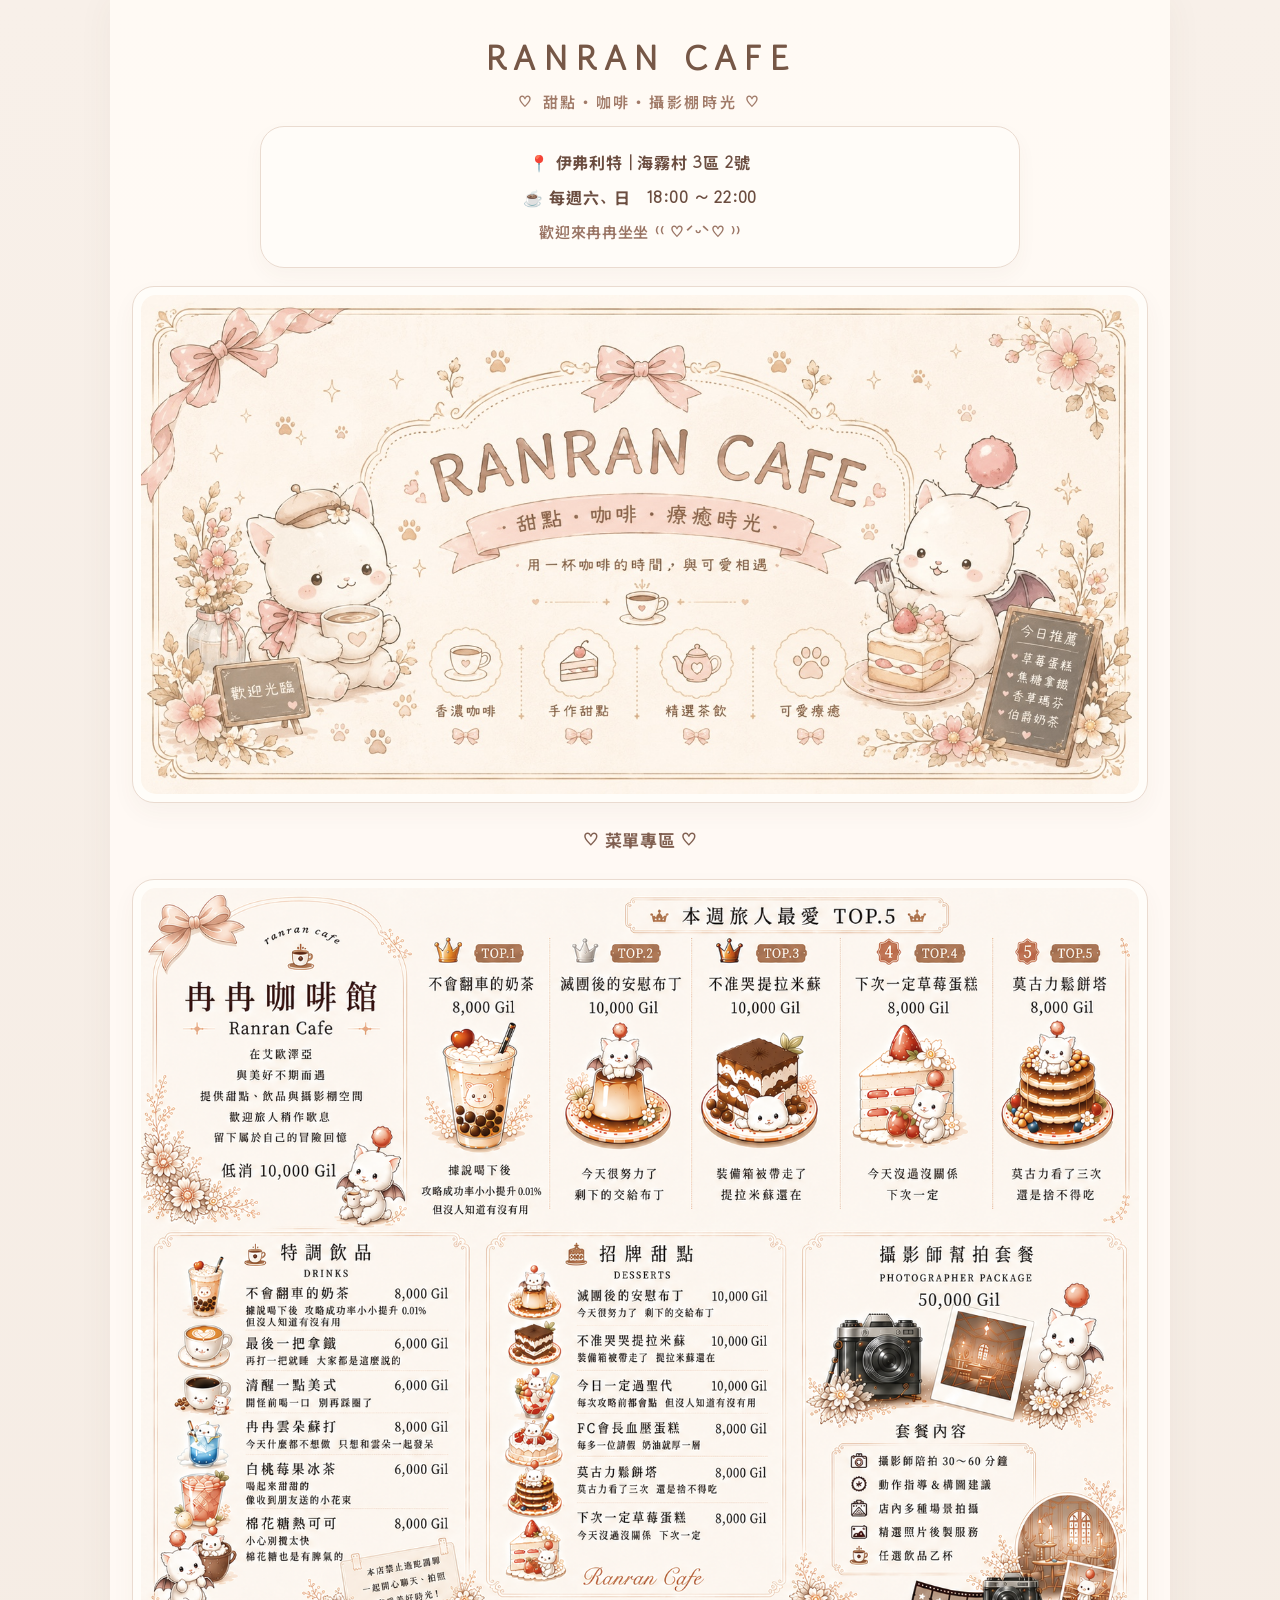
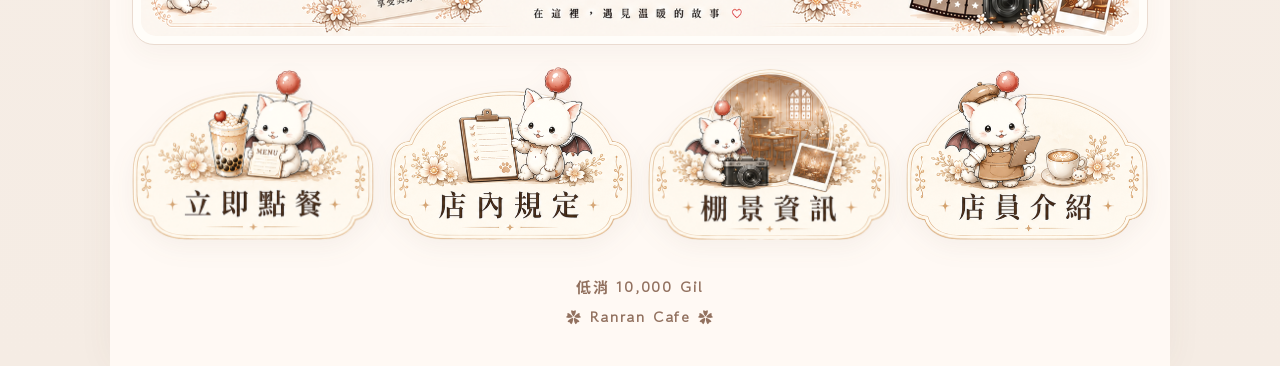
<file: index.html>
<!doctype html>
<html lang="zh-Hant">
<head>
  <meta charset="utf-8">
  <meta name="viewport" content="width=device-width, initial-scale=1">
  <title>Ranran Cafe</title>
  <link rel="stylesheet" href="style.css">
</head>
<body>
<main class="page">
  <header class="logo">
    <a href="index.html">
      <div class="en">  RANRAN CAFE  </div>
      <div class="sub">♡ 甜點・咖啡・攝影棚時光 ♡</div>
    </a>
  </header>

  <section class="info-box">
    <p>📍 伊弗利特｜海霧村 3區 2號</p>
    <p>☕ 每週六、日　18:00 ～ 22:00</p>
    <p class="tiny">歡迎來冉冉坐坐  ⁽⁽ ♡ˊᵕˋ♡ ⁾⁾</p>
  </section>

  <section class="image-card hero-card">
    <img src="assets/hero.jpeg" alt="Ranran Cafe 首頁橫幅">
  </section>

  <p class="lead">
  ♡ 菜單專區 ♡ <br>
  
  </p>

  <section class="image-card menu-preview">
    <img src="assets/menu.png" alt="冉冉咖啡菜單">
  </section>

  <nav class="nav-img" aria-label="頁面導覽">
    <a href="https://docs.google.com/forms/d/e/1FAIpQLScWL4hLlA0f35lBUWAnTzmXfjYrVIqGq6vhTsmwp71p964q5A/viewform" target="_blank" rel="noopener"><img src="assets/btn-order.png" alt="立即點餐"></a>
    <a href="rules.html"><img src="assets/btn-rules.png" alt="店內規定"></a>
    <a href="studio.html"><img src="assets/btn-studio.png" alt="棚景資訊"></a>
    <a href="staff.html"><img src="assets/btn-staff.png" alt="店員介紹"></a>
  </nav>

  <footer>低消 10,000 Gil<br>✿ Ranran Cafe ✿</footer>
</main>
</body>
</html>
</file>
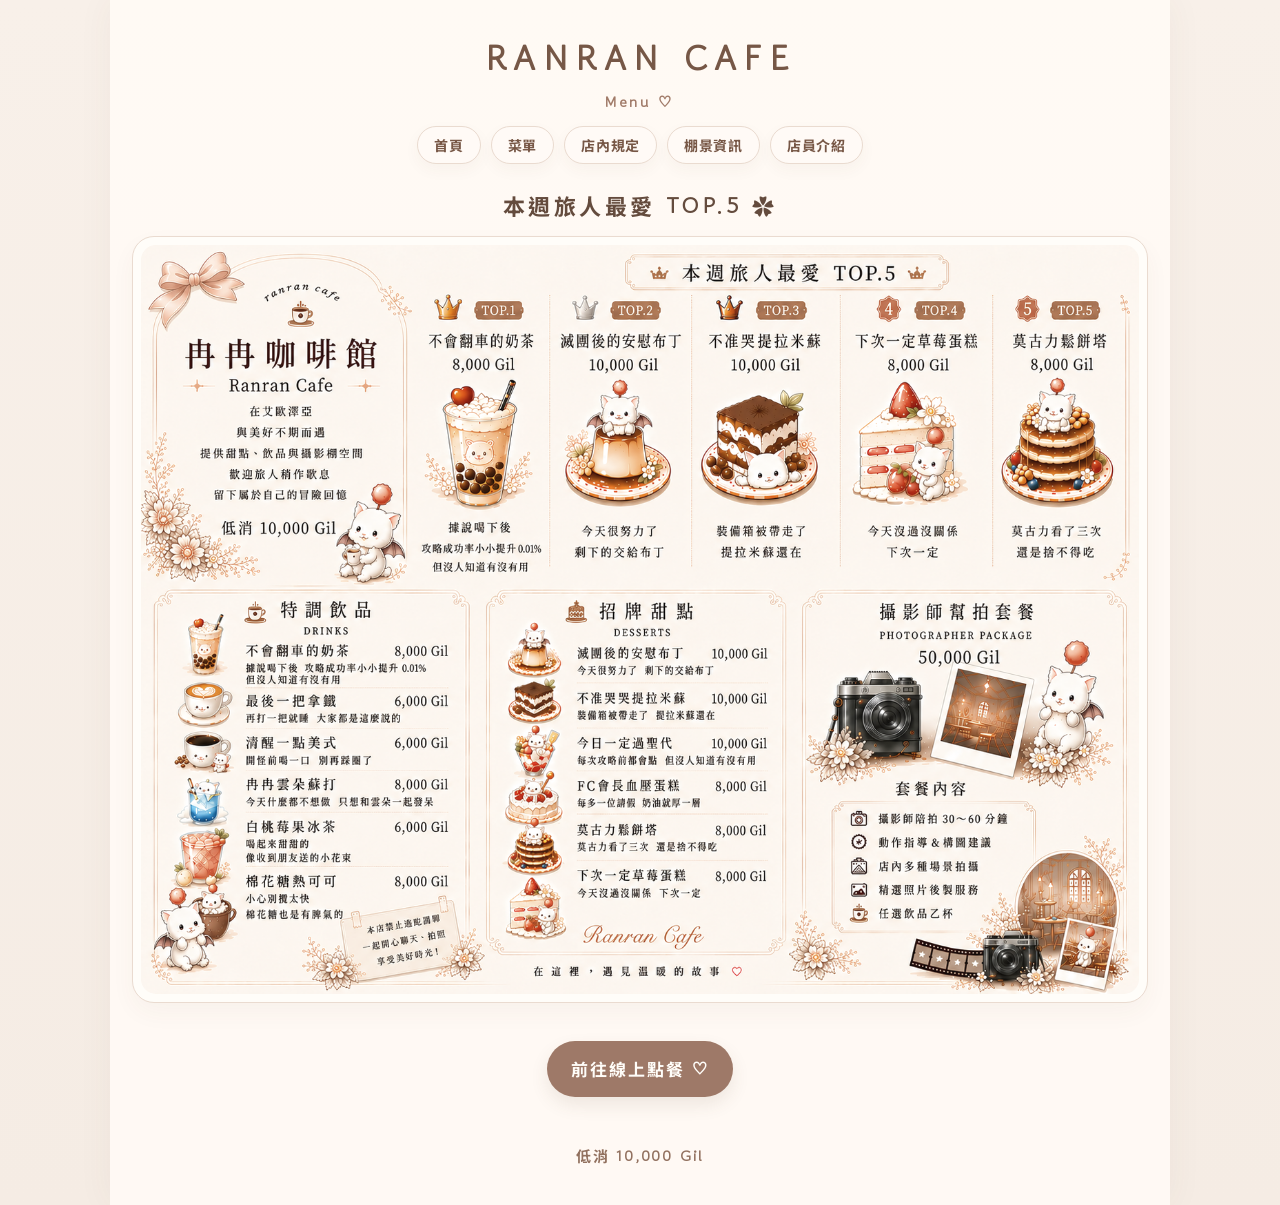
<file: menu.html>
<!doctype html>
<html lang="zh-Hant">
<head>
  <meta charset="utf-8">
  <meta name="viewport" content="width=device-width, initial-scale=1">
  <title>Menu｜Ranran Cafe</title>
  <link rel="stylesheet" href="style.css">
</head>
<body>
<main class="page">
  <header class="logo"><a href="index.html"><div class="en">RANRAN CAFE</div><div class="sub">Menu ♡</div></a></header>
  <nav class="topnav">
<a href="index.html">首頁</a>
<a href="menu.html">菜單</a>
<a href="rules.html">店內規定</a>
<a href="studio.html">棚景資訊</a>
<a href="staff.html">店員介紹</a>
</nav>
  <div class="section-title">本週旅人最愛 TOP.5 ✿</div>
  <section class="image-card"><img src="assets/menu.png" alt="冉冉咖啡菜單"></section>
  <p class="lead"><a class="action" href="https://docs.google.com/forms/d/e/1FAIpQLScWL4hLlA0f35lBUWAnTzmXfjYrVIqGq6vhTsmwp71p964q5A/viewform" target="_blank" rel="noopener">前往線上點餐 ♡</a></p>
  <footer>低消 10,000 Gil</footer>
</main>
</body>
</html>
</file>
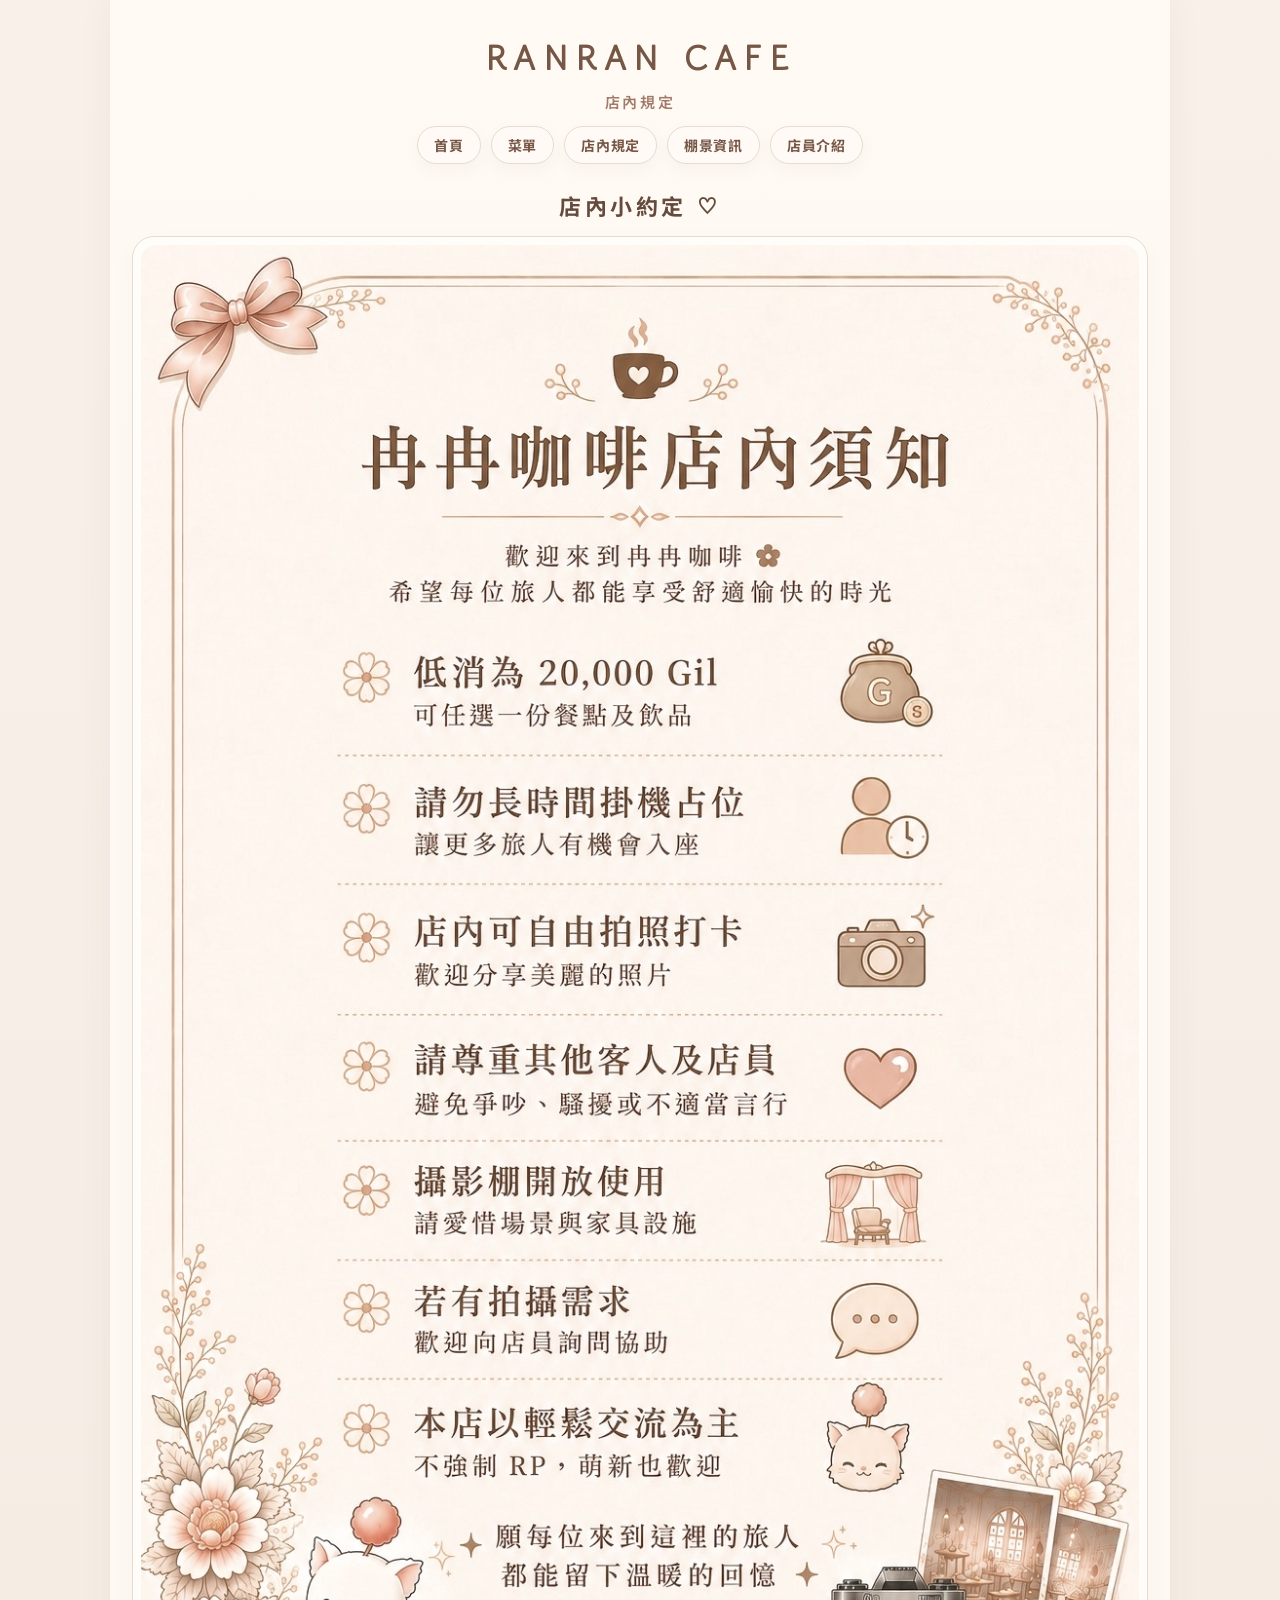
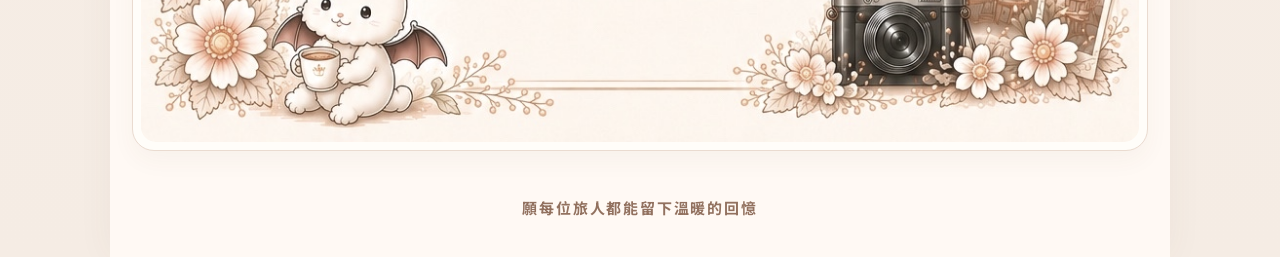
<file: rules.html>
<!doctype html>
<html lang="zh-Hant">
<head>
  <meta charset="utf-8">
  <meta name="viewport" content="width=device-width, initial-scale=1">
  <title>House Rules｜Ranran Cafe</title>
  <link rel="stylesheet" href="style.css">
</head>
<body>
<main class="page">
  <header class="logo">
<a href="index.html">
<div class="en">RANRAN CAFE</div>
<div class="sub">店內規定</div>
</a>
</header>

<nav class="topnav">
<a href="index.html">首頁</a>
<a href="menu.html">菜單</a>
<a href="rules.html">店內規定</a>
<a href="studio.html">棚景資訊</a>
<a href="staff.html">店員介紹</a>
</nav>

  <div class="section-title">店內小約定 ♡</div>
  <section class="image-card"><img src="assets/rules.jpeg" alt="冉冉咖啡店內須知"></section>
  <footer>願每位旅人都能留下溫暖的回憶</footer>
</main>
</body>
</html>
</file>
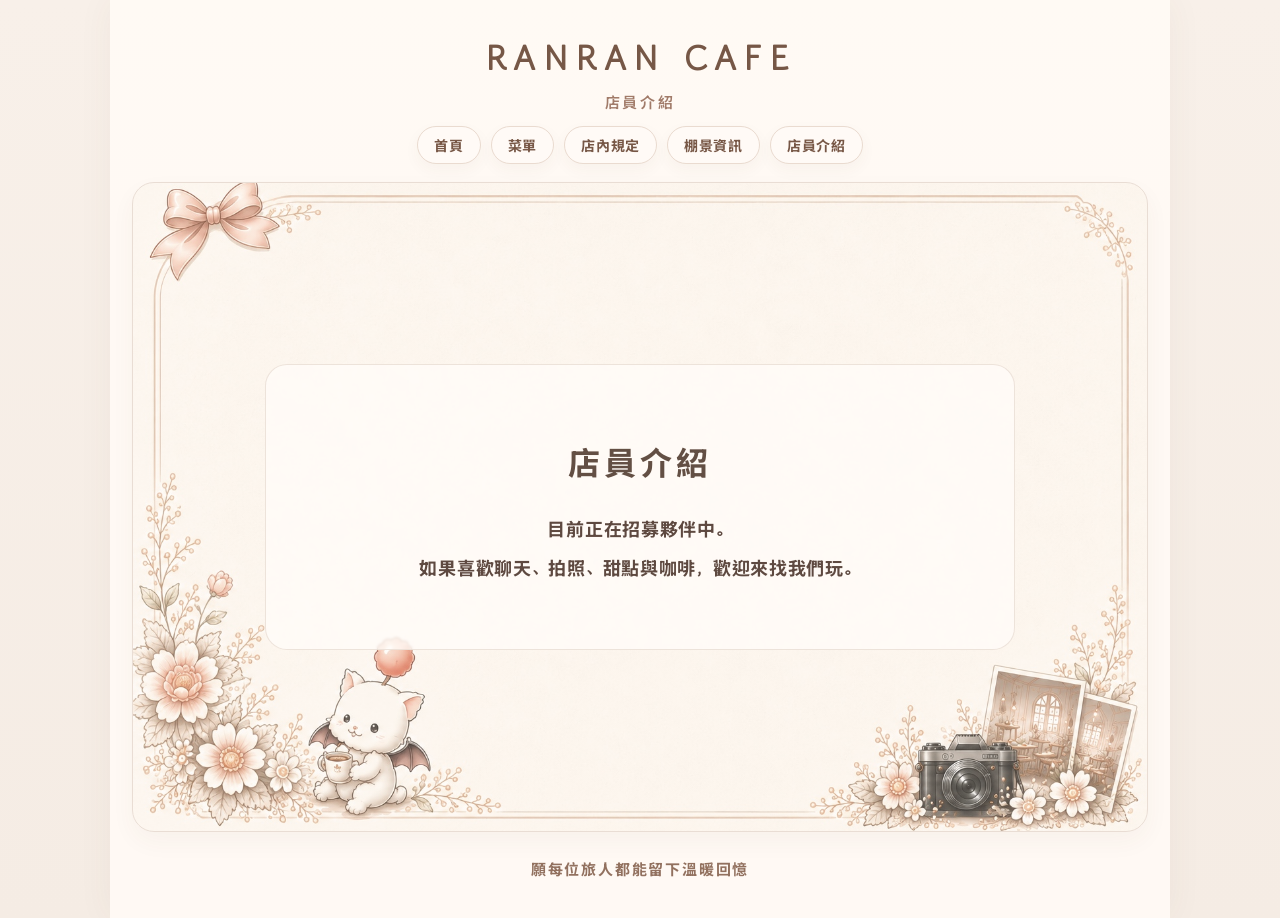
<file: staff.html>
<!doctype html>
<html lang="zh-Hant">
<head>
  <meta charset="utf-8">
  <meta name="viewport" content="width=device-width, initial-scale=1">
  <title>Staff｜Ranran Cafe</title>
  <link rel="stylesheet" href="style.css">
</head>
<body>
<main class="page">
 <header class="logo">
<a href="index.html">
<div class="en">RANRAN CAFE</div>
<div class="sub">店員介紹</div>
</a>
</header>

<nav class="topnav">
<a href="index.html">首頁</a>
<a href="menu.html">菜單</a>
<a href="rules.html">店內規定</a>
<a href="studio.html">棚景資訊</a>
<a href="staff.html">店員介紹</a>
</nav>

<section class="placeholder">
<div class="text">
<h1>店員介紹</h1>

<p>
目前正在招募夥伴中。<br>
如果喜歡聊天、拍照、甜點與咖啡，歡迎來找我們玩。
</p>

</div>
</section>
<footer>願每位旅人都能留下溫暖回憶</footer>
</main>
</body>
</html>
</file>
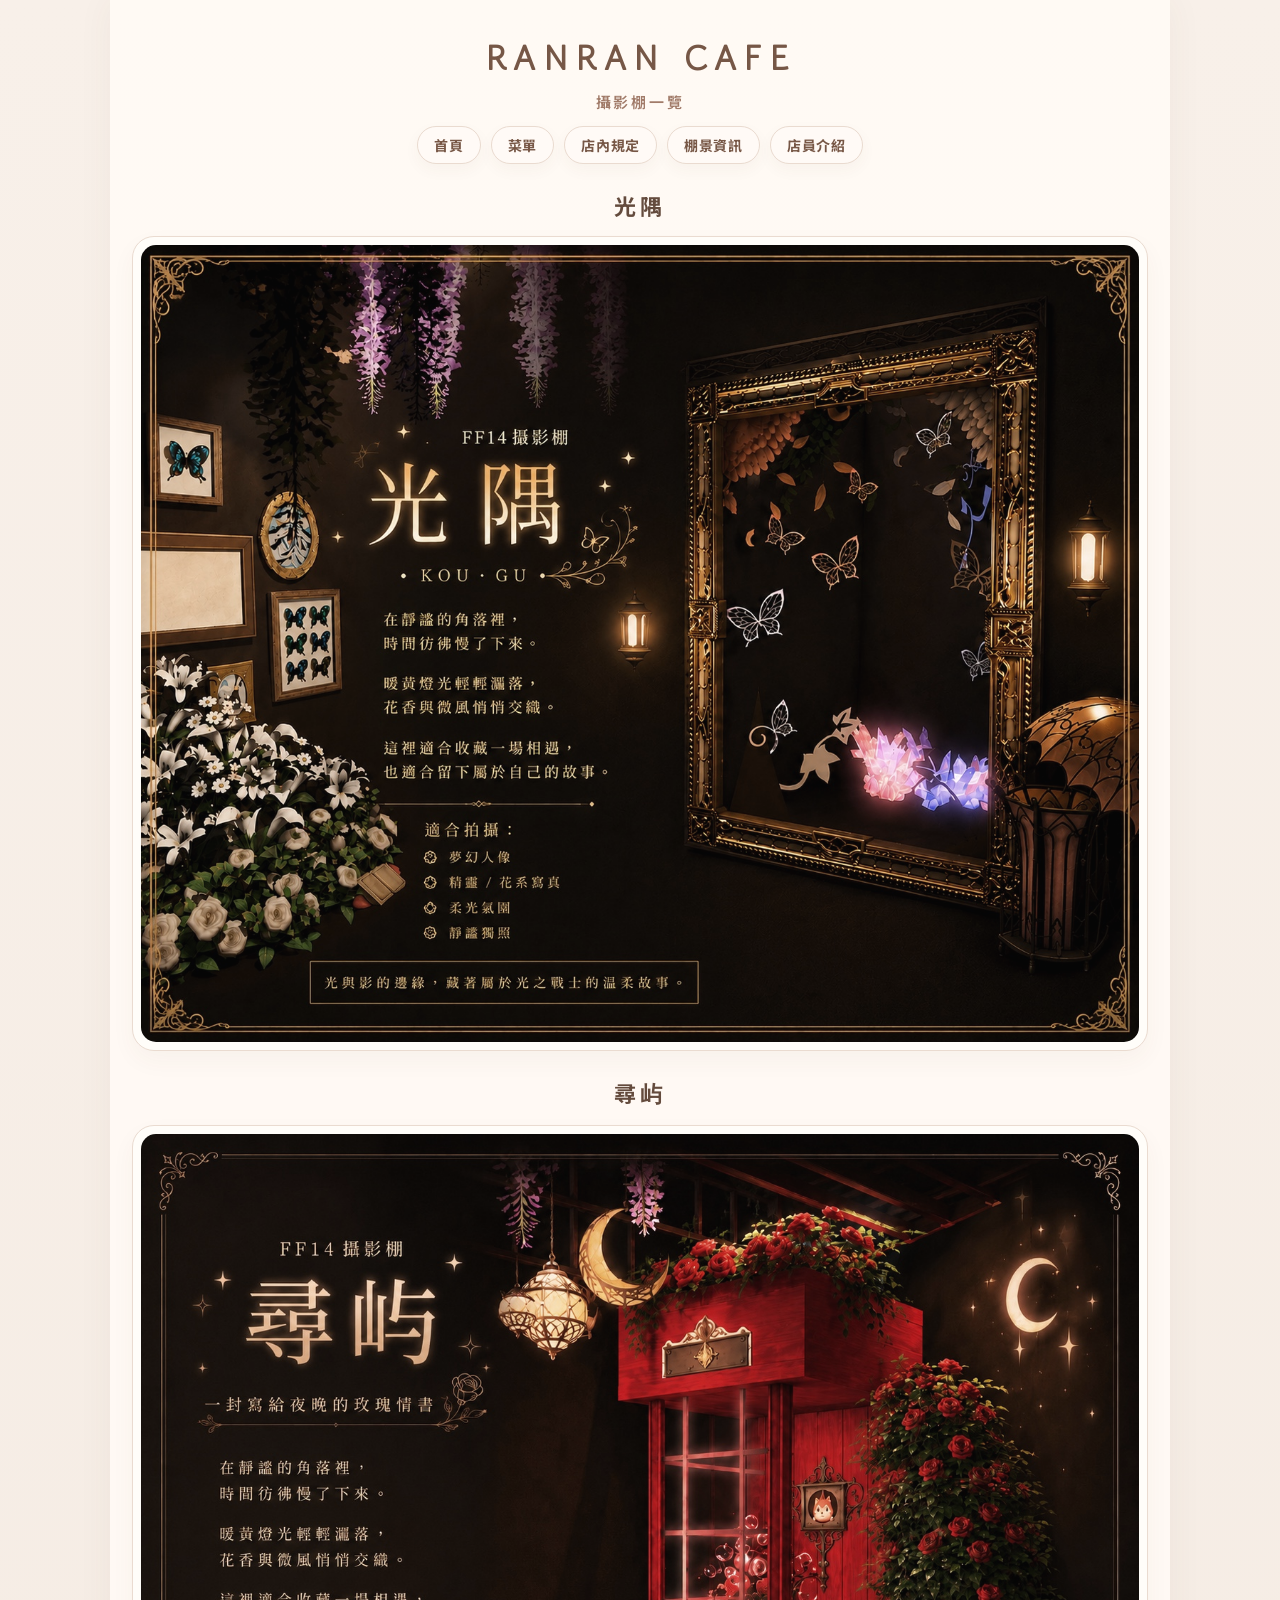
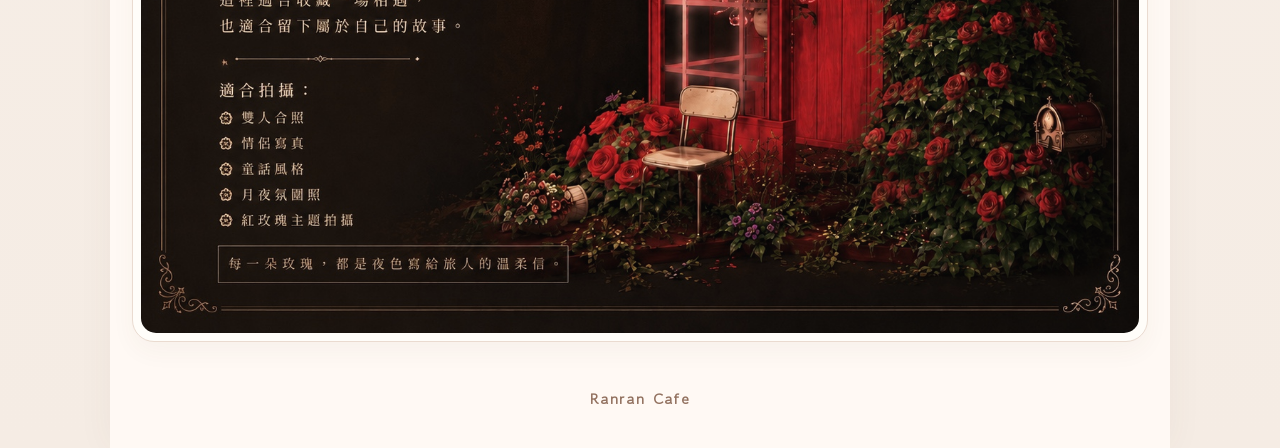
<file: studio.html>
<!doctype html>
<html lang="zh-Hant">
<head>
<meta charset="utf-8">
<meta name="viewport" content="width=device-width, initial-scale=1">
<title>棚景資訊｜Ranran Cafe</title>
<link rel="stylesheet" href="style.css">
</head>

<body>
<main class="page">

<header class="logo">
<a href="index.html">
<div class="en">RANRAN CAFE</div>
<div class="sub">攝影棚一覽</div>
</a>
</header>
<nav class="topnav">
    <a href="index.html">首頁</a>
    <a href="menu.html">菜單</a>
    <a href="rules.html">店內規定</a>
    <a href="studio.html">棚景資訊</a>
    <a href="staff.html">店員介紹</a>
</nav>

<div class="section-title">光隅</div>
<section class="image-card">
<img src="assets/kougu.jpeg" alt="光隅">
</section>

<div class="section-title">尋屿</div>
<section class="image-card">
<img src="assets/xinyu.jpeg" alt="尋屿">
</section>

<footer>Ranran Cafe</footer>

</main>
</body>
</html>
</file>
<file: style.css>
@import url('https://fonts.googleapis.com/css2?family=Gowun+Dodum&family=Noto+Sans+TC:wght@500;600;700&family=Noto+Serif+TC:wght@600;700&display=swap');
:root{
  --bg:#f7efe7;
  --page:#fffaf5;
  --paper:#fffdf9;
  --brown:#5f453a;
  --soft:#b98c74;
  --line:#eadbd0;
  --muted:#9f7b69;
}
*{box-sizing:border-box}
html{scroll-behavior:smooth}
body{
  margin:0;
  background:linear-gradient(180deg,#f8f0e9 0%,#f5ece4 100%);
  color:var(--brown);
  font-family:"Gowun Dodum","Noto Sans TC","Microsoft JhengHei",sans-serif;
  font-weight:600;
  letter-spacing:.045em;
}
.page{
  width:min(100%,1060px);
  margin:0 auto;
  background:rgba(255,250,245,.97);
  padding:18px 22px 30px;
  box-shadow:0 0 34px rgba(93,65,46,.055);
  min-height:100vh;
}
.logo{text-align:center;padding:16px 0 14px}
.logo a{text-decoration:none;color:inherit}
.logo .en{font-size:34px;letter-spacing:.22em;color:#765746;font-weight:700}
.logo .sub{font-size:15px;letter-spacing:.18em;color:#a17b69;margin-top:8px;font-weight:600}
.info-box{
  text-align:center;
  background:rgba(255,253,249,.82);
  border:1px solid var(--line);
  border-radius:24px;
  padding:14px 18px;
  margin:0 auto 18px;
  max-width:760px;
  box-shadow:0 8px 20px rgba(93,65,46,.04);
}
.info-box p{margin:8px 0;color:#6b4d40;font-size:16px;line-height:1.7;font-weight:700}
.info-box .tiny{font-size:15px;color:#9a7565;font-weight:600}
.topnav{display:flex;justify-content:center;gap:10px;flex-wrap:wrap;margin:0 auto 18px}
.topnav a{text-decoration:none;color:#775746;background:#fffaf6;border:1px solid var(--line);border-radius:999px;padding:8px 16px;font-size:14px;font-weight:700;box-shadow:0 6px 16px rgba(93,65,46,.045)}
.topnav a:hover{transform:translateY(-1px)}
.image-card{background:var(--paper);border:1px solid var(--line);border-radius:22px;padding:8px;margin-bottom:20px;box-shadow:0 10px 24px rgba(93,65,46,.045)}
img{display:block;width:100%;height:auto;filter:saturate(.78) contrast(.96) brightness(1.03)}
.image-card img{border-radius:15px}.menu-preview{margin-top:18px}.hero-card{margin-top:8px}
.section-title{text-align:center;font-size:22px;font-weight:700;letter-spacing:.16em;margin:25px auto 15px;color:#644b3d}
.lead{text-align:center;color:#805f50;line-height:2;margin:8px auto 22px;font-size:17px;font-weight:700}
.nav-img{display:grid;grid-template-columns:repeat(4,1fr);gap:16px;align-items:end;margin:22px 0 10px}.nav-img a{display:block;transition:.18s ease;filter:drop-shadow(0 8px 12px rgba(93,65,46,.055))}.nav-img a:hover{transform:translateY(-4px)}.nav-img img{border-radius:0}
.placeholder{min-height:650px;background-image:linear-gradient(rgba(255,250,245,.18),rgba(255,250,245,.18)),url('assets/blank.jpeg');background-size:cover;background-position:center;border:1px solid var(--line);border-radius:22px;position:relative;overflow:hidden;box-shadow:0 10px 24px rgba(93,65,46,.045);filter:saturate(.82) contrast(.97) brightness(1.02)}
.placeholder .text{position:absolute;inset:28% 13%;display:flex;flex-direction:column;justify-content:center;align-items:center;text-align:center;background:rgba(255,252,248,.76);border:1px solid rgba(234,219,208,.8);border-radius:22px;padding:28px;line-height:2.2;font-size:18px;font-weight:700;backdrop-filter:blur(1px)}
.placeholder h1{font-size:32px;letter-spacing:.12em;margin:0 0 12px;color:#644b3d;font-weight:700}.placeholder p{margin:0}.action{display:inline-block;text-decoration:none;color:#fffdf9;background:#9e7968;border-radius:999px;padding:11px 24px;margin-top:18px;letter-spacing:.12em;box-shadow:0 8px 18px rgba(93,65,46,.10);font-weight:700}
footer{text-align:center;color:#92715f;padding:22px 0 4px;font-size:15px;line-height:2;letter-spacing:.12em;font-weight:700}
@media(max-width:760px){.page{padding:10px 10px 24px}.logo .en{font-size:24px;letter-spacing:.13em}.logo .sub{font-size:13px}.info-box p{font-size:14px}.topnav a{font-size:13px;padding:7px 12px}.nav-img{grid-template-columns:repeat(2,1fr);gap:10px}.section-title{font-size:18px}.lead{font-size:15px}.placeholder{min-height:560px}.placeholder .text{inset:25% 9%;font-size:15px;padding:20px}.placeholder h1{font-size:25px}}
</file>
